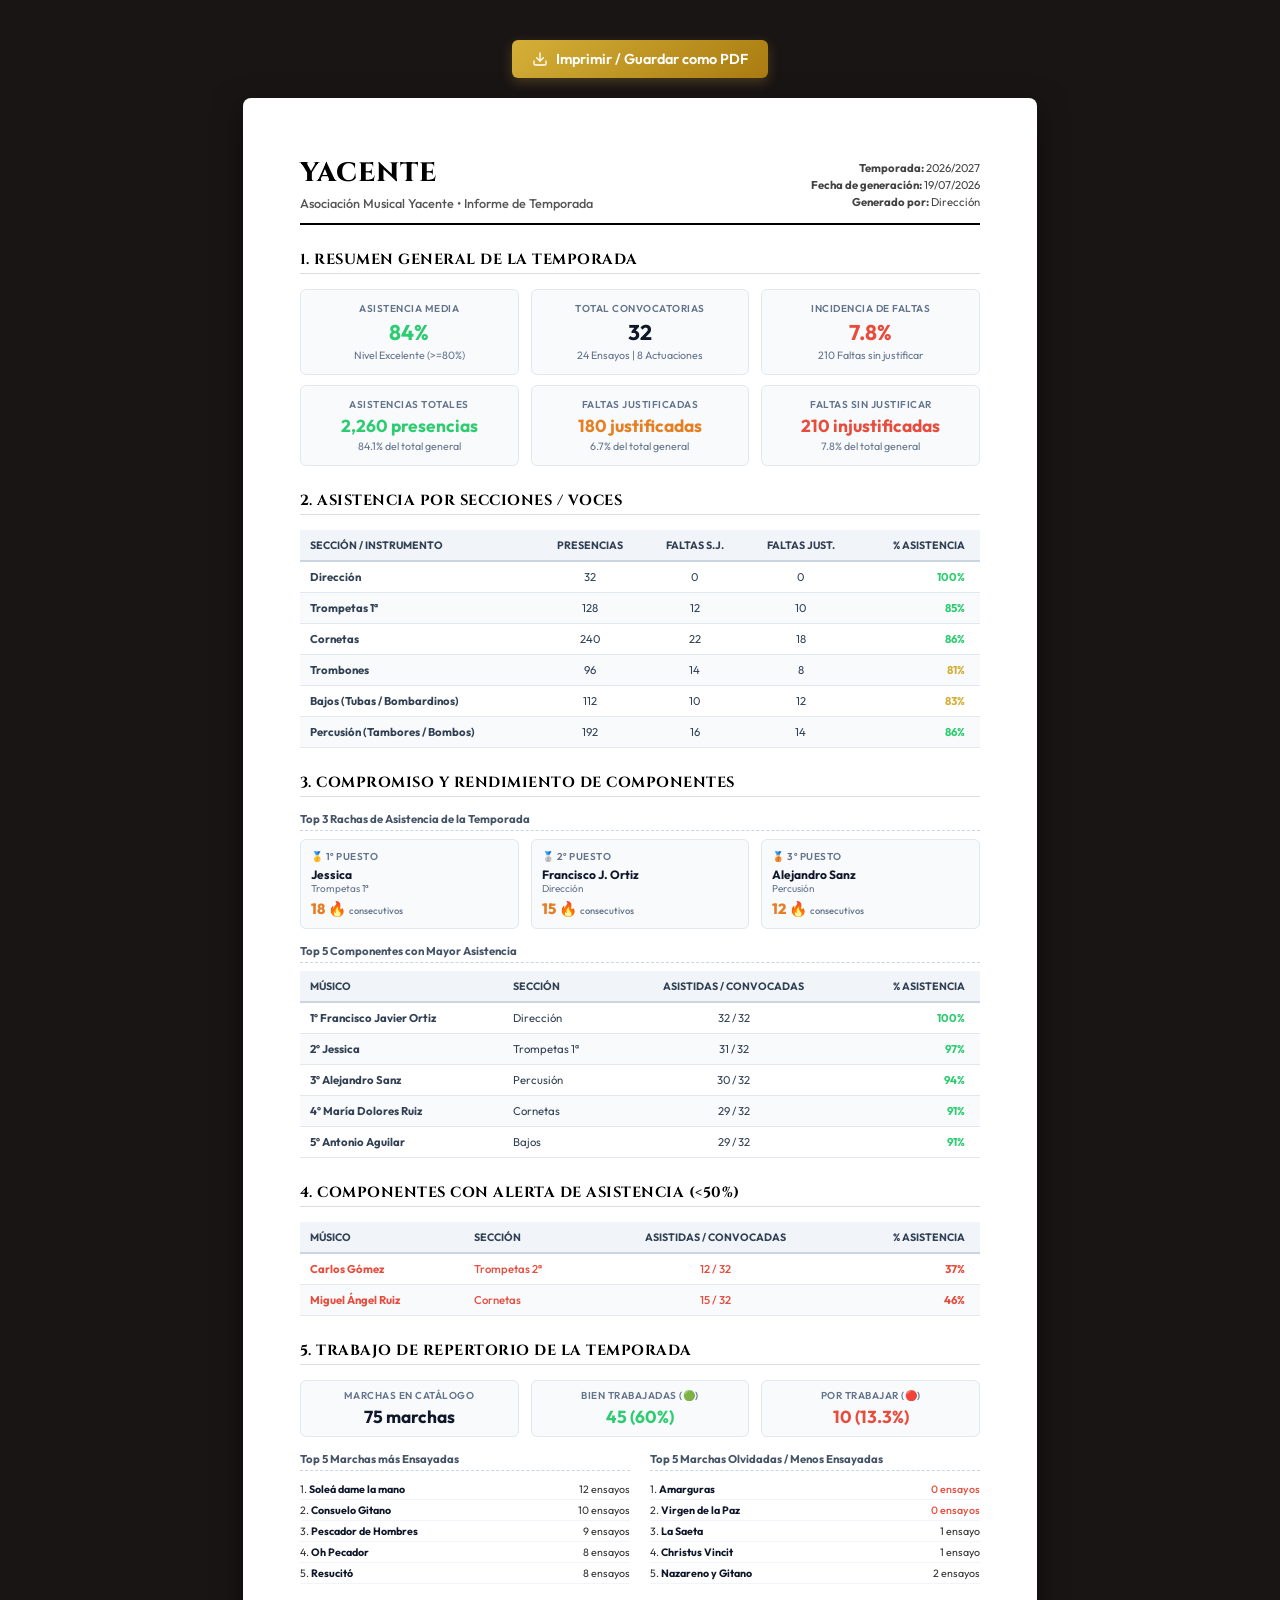
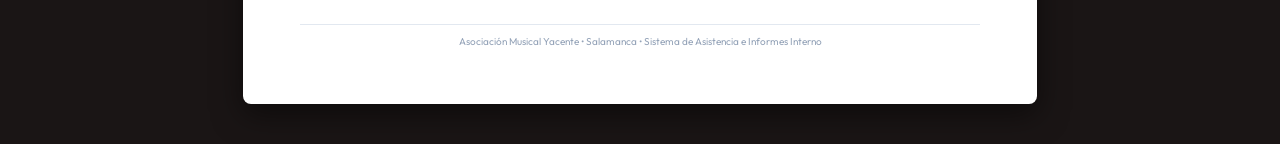
<file: gestor-banda-semana-santa/report-preview.html>
<!DOCTYPE html>
<html lang="es">
<head>
    <meta charset="UTF-8">
    <title>Previsualización de Informe de Temporada - Yacente</title>
    <link rel="preconnect" href="https://fonts.googleapis.com">
    <link rel="preconnect" href="https://fonts.gstatic.com" crossorigin>
    <link href="https://fonts.googleapis.com/css2?family=Cinzel:wght@700;800&family=Outfit:wght@300;400;500;600;700&display=swap" rel="stylesheet">
    <style>
        :root {
            --color-present: #2ECC71;
            --color-absent: #E74C3C;
            --color-justified: #E67E22;
            --color-gold: #D4AF37;
        }

        body {
            background-color: #1a1515;
            color: #333;
            font-family: 'Outfit', sans-serif;
            margin: 0;
            padding: 40px 20px;
            display: flex;
            flex-direction: column;
            align-items: center;
        }

        /* Floating action buttons for testing */
        .preview-controls {
            margin-bottom: 20px;
            display: flex;
            gap: 15px;
            justify-content: center;
            width: 100%;
            max-width: 800px;
        }

        .btn {
            padding: 10px 20px;
            border-radius: 6px;
            font-family: 'Outfit', sans-serif;
            font-weight: 600;
            font-size: 0.9rem;
            cursor: pointer;
            border: none;
            transition: all 0.2s ease;
            display: inline-flex;
            align-items: center;
            gap: 8px;
        }

        .btn-primary {
            background: linear-gradient(135deg, #D4AF37, #AA7C11);
            color: #FFF;
            box-shadow: 0 4px 12px rgba(212, 175, 55, 0.25);
        }

        .btn-primary:hover {
            transform: translateY(-2px);
            box-shadow: 0 6px 16px rgba(212, 175, 55, 0.4);
        }

        /* Simulation of the A4 Printed Page */
        .page-sheet {
            background: #ffffff;
            box-shadow: 0 10px 30px rgba(0, 0, 0, 0.5);
            width: 210mm;
            min-height: 297mm;
            padding: 15mm;
            box-sizing: border-box;
            border-radius: 8px;
            position: relative;
        }

        .print-header {
            border-bottom: 2px solid #000;
            padding-bottom: 12px;
            margin-bottom: 25px;
            display: flex;
            justify-content: space-between;
            align-items: flex-end;
        }

        .print-brand {
            display: flex;
            flex-direction: column;
        }

        .print-title {
            font-family: 'Cinzel', serif;
            font-size: 20pt;
            font-weight: 800;
            color: #000;
            margin: 0;
            letter-spacing: 1px;
        }

        .print-subtitle {
            font-size: 9.5pt;
            color: #555;
            margin-top: 4px;
            font-weight: 500;
        }

        .print-meta {
            font-size: 8.5pt;
            text-align: right;
            line-height: 1.5;
            color: #444;
        }

        .print-section-title {
            font-family: 'Cinzel', serif;
            font-size: 11pt;
            font-weight: 700;
            color: #000;
            border-bottom: 1px solid #ddd;
            padding-bottom: 4px;
            margin-top: 25px;
            margin-bottom: 15px;
            text-transform: uppercase;
            letter-spacing: 0.5px;
        }

        /* KPIs widgets grid */
        .print-grid {
            display: grid;
            grid-template-columns: repeat(3, 1fr);
            gap: 12px;
            margin-bottom: 15px;
        }

        .print-stat-box {
            border: 1px solid #e2e8f0;
            background: #f8fafc;
            border-radius: 6px;
            padding: 12px;
            text-align: center;
        }

        .print-stat-title {
            font-size: 7.5pt;
            text-transform: uppercase;
            color: #64748b;
            font-weight: 600;
            margin-bottom: 4px;
            letter-spacing: 0.5px;
        }

        .print-stat-value {
            font-size: 16pt;
            font-weight: 700;
            color: #0f172a;
        }

        .print-stat-desc {
            font-size: 8pt;
            color: #64748b;
            margin-top: 2px;
        }

        /* Tables style */
        .print-table {
            width: 100%;
            border-collapse: collapse;
            margin-bottom: 20px;
        }

        .print-table th {
            background-color: #f1f5f9;
            border-bottom: 2px solid #cbd5e1;
            color: #334155;
            font-size: 8pt;
            font-weight: 700;
            text-transform: uppercase;
            padding: 8px 10px;
            text-align: left;
        }

        .print-table td {
            border-bottom: 1px solid #e2e8f0;
            padding: 8px 10px;
            font-size: 8.5pt;
            color: #334155;
        }

        .print-table tr:nth-child(even) td {
            background-color: #f8fafc;
        }

        /* Alerts list */
        .alert-row td {
            color: #e74c3c;
            font-weight: 500;
        }

        /* Repertoire columns */
        .repertoire-flex {
            display: flex;
            gap: 20px;
            margin-top: 10px;
        }

        .repertoire-col {
            flex: 1;
        }

        .repertoire-col-title {
            font-size: 8.5pt;
            font-weight: 700;
            color: #475569;
            margin-bottom: 8px;
            border-bottom: 1px dashed #cbd5e1;
            padding-bottom: 4px;
        }

        .repertoire-item {
            display: flex;
            justify-content: space-between;
            font-size: 8pt;
            padding: 3px 0;
            border-bottom: 1px solid #f1f5f9;
        }

        .repertoire-item strong {
            color: #0f172a;
        }

        /* Footer */
        .print-footer {
            margin-top: 40px;
            border-top: 1px solid #e2e8f0;
            padding-top: 10px;
            font-size: 7.5pt;
            text-align: center;
            color: #94a3b8;
        }

        /* Print media query configuration */
        @media print {
            body {
                background-color: #fff;
                padding: 0;
                margin: 0;
            }
            .preview-controls {
                display: none !important;
            }
            .page-sheet {
                box-shadow: none;
                width: 100%;
                min-height: auto;
                padding: 0;
                border-radius: 0;
            }
        }
    </style>
</head>
<body>

    <div class="preview-controls">
        <button class="btn btn-primary" onclick="window.print()">
            <svg viewBox="0 0 24 24" width="16" height="16" fill="none" stroke="currentColor" stroke-width="2" stroke-linecap="round" stroke-linejoin="round">
                <path d="M21 15v4a2 2 0 0 1-2 2H5a2 2 0 0 1-2-2v-4"></path>
                <polyline points="7 10 12 15 17 10"></polyline>
                <line x1="12" y1="15" x2="12" y2="3"></line>
            </svg>
            Imprimir / Guardar como PDF
        </button>
    </div>

    <div class="page-sheet">
        <!-- Header -->
        <div class="print-header">
            <div class="print-brand">
                <h1 class="print-title">YACENTE</h1>
                <div class="print-subtitle">Asociación Musical Yacente • Informe de Temporada</div>
            </div>
            <div class="print-meta">
                <strong>Temporada:</strong> 2026/2027<br>
                <strong>Fecha de generación:</strong> 19/07/2026<br>
                <strong>Generado por:</strong> Dirección
            </div>
        </div>

        <!-- Section 1: KPI Widgets -->
        <div class="print-section-title">1. Resumen General de la Temporada</div>
        <div class="print-grid">
            <div class="print-stat-box">
                <div class="print-stat-title">Asistencia Media</div>
                <div class="print-stat-value" style="color: var(--color-present);">84%</div>
                <div class="print-stat-desc">Nivel Excelente (>=80%)</div>
            </div>
            <div class="print-stat-box">
                <div class="print-stat-title">Total Convocatorias</div>
                <div class="print-stat-value">32</div>
                <div class="print-stat-desc">24 Ensayos | 8 Actuaciones</div>
            </div>
            <div class="print-stat-box">
                <div class="print-stat-title">Incidencia de Faltas</div>
                <div class="print-stat-value" style="color: var(--color-absent);">7.8%</div>
                <div class="print-stat-desc">210 Faltas sin justificar</div>
            </div>
        </div>
        <div class="print-grid" style="margin-top: -5px;">
            <div class="print-stat-box">
                <div class="print-stat-title">Asistencias Totales</div>
                <div class="print-stat-value" style="color: var(--color-present); font-size: 13pt;">2,260 presencias</div>
                <div class="print-stat-desc">84.1% del total general</div>
            </div>
            <div class="print-stat-box">
                <div class="print-stat-title">Faltas Justificadas</div>
                <div class="print-stat-value" style="color: var(--color-justified); font-size: 13pt;">180 justificadas</div>
                <div class="print-stat-desc">6.7% del total general</div>
            </div>
            <div class="print-stat-box">
                <div class="print-stat-title">Faltas Sin Justificar</div>
                <div class="print-stat-value" style="color: var(--color-absent); font-size: 13pt;">210 injustificadas</div>
                <div class="print-stat-desc">7.8% del total general</div>
            </div>
        </div>

        <!-- Section 2: Attendance by Section -->
        <div class="print-section-title">2. Asistencia por Secciones / Voces</div>
        <table class="print-table">
            <thead>
                <tr>
                    <th>Sección / Instrumento</th>
                    <th style="text-align: center;">Presencias</th>
                    <th style="text-align: center;">Faltas S.J.</th>
                    <th style="text-align: center;">Faltas Just.</th>
                    <th style="text-align: right; padding-right: 15px;">% Asistencia</th>
                </tr>
            </thead>
            <tbody>
                <tr>
                    <td><strong>Dirección</strong></td>
                    <td style="text-align: center;">32</td>
                    <td style="text-align: center;">0</td>
                    <td style="text-align: center;">0</td>
                    <td style="text-align: right; padding-right: 15px; color: var(--color-present); font-weight: bold;">100%</td>
                </tr>
                <tr>
                    <td><strong>Trompetas 1ª</strong></td>
                    <td style="text-align: center;">128</td>
                    <td style="text-align: center;">12</td>
                    <td style="text-align: center;">10</td>
                    <td style="text-align: right; padding-right: 15px; color: var(--color-present); font-weight: bold;">85%</td>
                </tr>
                <tr>
                    <td><strong>Cornetas</strong></td>
                    <td style="text-align: center;">240</td>
                    <td style="text-align: center;">22</td>
                    <td style="text-align: center;">18</td>
                    <td style="text-align: right; padding-right: 15px; color: var(--color-present); font-weight: bold;">86%</td>
                </tr>
                <tr>
                    <td><strong>Trombones</strong></td>
                    <td style="text-align: center;">96</td>
                    <td style="text-align: center;">14</td>
                    <td style="text-align: center;">8</td>
                    <td style="text-align: right; padding-right: 15px; color: var(--color-gold); font-weight: bold;">81%</td>
                </tr>
                <tr>
                    <td><strong>Bajos (Tubas / Bombardinos)</strong></td>
                    <td style="text-align: center;">112</td>
                    <td style="text-align: center;">10</td>
                    <td style="text-align: center;">12</td>
                    <td style="text-align: right; padding-right: 15px; color: var(--color-gold); font-weight: bold;">83%</td>
                </tr>
                <tr>
                    <td><strong>Percusión (Tambores / Bombos)</strong></td>
                    <td style="text-align: center;">192</td>
                    <td style="text-align: center;">16</td>
                    <td style="text-align: center;">14</td>
                    <td style="text-align: right; padding-right: 15px; color: var(--color-present); font-weight: bold;">86%</td>
                </tr>
            </tbody>
        </table>

        <!-- Section 3: Performance Highlights -->
        <div class="print-section-title">3. Compromiso y Rendimiento de Componentes</div>
        <div style="font-size: 8.5pt; font-weight: 700; color: #475569; margin-bottom: 8px; border-bottom: 1px dashed #cbd5e1; padding-bottom: 4px;">
            Top 3 Rachas de Asistencia de la Temporada
        </div>
        <div class="print-grid" style="grid-template-columns: repeat(3, 1fr); margin-bottom: 15px;">
            <div class="print-stat-box" style="text-align: left; padding: 10px;">
                <div class="print-stat-title">🥇 1º Puesto</div>
                <div style="font-size: 9pt; font-weight: 700; color: #0f172a; margin-top: 4px; overflow: hidden; text-overflow: ellipsis; white-space: nowrap;">Jessica</div>
                <div style="font-size: 7.5pt; color: #64748b;">Trompetas 1ª</div>
                <div style="font-size: 11pt; font-weight: 800; color: #E67E22; margin-top: 4px;">18 🔥 <span style="font-size: 7pt; font-weight: 500; color: #64748b;">consecutivos</span></div>
            </div>
            <div class="print-stat-box" style="text-align: left; padding: 10px;">
                <div class="print-stat-title">🥈 2º Puesto</div>
                <div style="font-size: 9pt; font-weight: 700; color: #0f172a; margin-top: 4px; overflow: hidden; text-overflow: ellipsis; white-space: nowrap;">Francisco J. Ortiz</div>
                <div style="font-size: 7.5pt; color: #64748b;">Dirección</div>
                <div style="font-size: 11pt; font-weight: 800; color: #E67E22; margin-top: 4px;">15 🔥 <span style="font-size: 7pt; font-weight: 500; color: #64748b;">consecutivos</span></div>
            </div>
            <div class="print-stat-box" style="text-align: left; padding: 10px;">
                <div class="print-stat-title">🥉 3º Puesto</div>
                <div style="font-size: 9pt; font-weight: 700; color: #0f172a; margin-top: 4px; overflow: hidden; text-overflow: ellipsis; white-space: nowrap;">Alejandro Sanz</div>
                <div style="font-size: 7.5pt; color: #64748b;">Percusión</div>
                <div style="font-size: 11pt; font-weight: 800; color: #E67E22; margin-top: 4px;">12 🔥 <span style="font-size: 7pt; font-weight: 500; color: #64748b;">consecutivos</span></div>
            </div>
        </div>

        <div style="font-size: 8.5pt; font-weight: 700; color: #475569; margin-top: 15px; margin-bottom: 8px; border-bottom: 1px dashed #cbd5e1; padding-bottom: 4px;">
            Top 5 Componentes con Mayor Asistencia
        </div>
        <table class="print-table">
            <thead>
                <tr>
                    <th>Músico</th>
                    <th>Sección</th>
                    <th style="text-align: center;">Asistidas / Convocadas</th>
                    <th style="text-align: right; padding-right: 15px;">% Asistencia</th>
                </tr>
            </thead>
            <tbody>
                <tr>
                    <td><strong>1º Francisco Javier Ortiz</strong></td>
                    <td>Dirección</td>
                    <td style="text-align: center;">32 / 32</td>
                    <td style="text-align: right; padding-right: 15px; color: var(--color-present); font-weight: bold;">100%</td>
                </tr>
                <tr>
                    <td><strong>2º Jessica</strong></td>
                    <td>Trompetas 1ª</td>
                    <td style="text-align: center;">31 / 32</td>
                    <td style="text-align: right; padding-right: 15px; color: var(--color-present); font-weight: bold;">97%</td>
                </tr>
                <tr>
                    <td><strong>3º Alejandro Sanz</strong></td>
                    <td>Percusión</td>
                    <td style="text-align: center;">30 / 32</td>
                    <td style="text-align: right; padding-right: 15px; color: var(--color-present); font-weight: bold;">94%</td>
                </tr>
                <tr>
                    <td><strong>4º María Dolores Ruiz</strong></td>
                    <td>Cornetas</td>
                    <td style="text-align: center;">29 / 32</td>
                    <td style="text-align: right; padding-right: 15px; color: var(--color-present); font-weight: bold;">91%</td>
                </tr>
                <tr>
                    <td><strong>5º Antonio Aguilar</strong></td>
                    <td>Bajos</td>
                    <td style="text-align: center;">29 / 32</td>
                    <td style="text-align: right; padding-right: 15px; color: var(--color-present); font-weight: bold;">91%</td>
                </tr>
            </tbody>
        </table>

        <!-- Section 4: Alerts -->
        <div class="print-section-title">4. Componentes con Alerta de Asistencia (&lt;50%)</div>
        <table class="print-table">
            <thead>
                <tr>
                    <th>Músico</th>
                    <th>Sección</th>
                    <th style="text-align: center;">Asistidas / Convocadas</th>
                    <th style="text-align: right; padding-right: 15px;">% Asistencia</th>
                </tr>
            </thead>
            <tbody>
                <tr class="alert-row">
                    <td><strong>Carlos Gómez</strong></td>
                    <td>Trompetas 2ª</td>
                    <td style="text-align: center;">12 / 32</td>
                    <td style="text-align: right; padding-right: 15px; font-weight: bold;">37%</td>
                </tr>
                <tr class="alert-row">
                    <td><strong>Miguel Ángel Ruiz</strong></td>
                    <td>Cornetas</td>
                    <td style="text-align: center;">15 / 32</td>
                    <td style="text-align: right; padding-right: 15px; font-weight: bold;">46%</td>
                </tr>
            </tbody>
        </table>

        <!-- Section 5: Repertoire & Rehearsals -->
        <div class="print-section-title">5. Trabajo de Repertorio de la Temporada</div>
        <div class="print-grid">
            <div class="print-stat-box" style="padding: 8px;">
                <div class="print-stat-title">Marchas en Catálogo</div>
                <div class="print-stat-value" style="font-size: 13pt;">75 marchas</div>
            </div>
            <div class="print-stat-box" style="padding: 8px;">
                <div class="print-stat-title">Bien Trabajadas (🟢)</div>
                <div class="print-stat-value" style="font-size: 13pt; color: var(--color-present);">45 (60%)</div>
            </div>
            <div class="print-stat-box" style="padding: 8px;">
                <div class="print-stat-title">Por Trabajar (🔴)</div>
                <div class="print-stat-value" style="font-size: 13pt; color: var(--color-absent);">10 (13.3%)</div>
            </div>
        </div>

        <div class="repertoire-flex">
            <div class="repertoire-col">
                <div class="repertoire-col-title">Top 5 Marchas más Ensayadas</div>
                <div class="repertoire-item">
                    <span>1. <strong>Soleá dame la mano</strong></span>
                    <span>12 ensayos</span>
                </div>
                <div class="repertoire-item">
                    <span>2. <strong>Consuelo Gitano</strong></span>
                    <span>10 ensayos</span>
                </div>
                <div class="repertoire-item">
                    <span>3. <strong>Pescador de Hombres</strong></span>
                    <span>9 ensayos</span>
                </div>
                <div class="repertoire-item">
                    <span>4. <strong>Oh Pecador</strong></span>
                    <span>8 ensayos</span>
                </div>
                <div class="repertoire-item">
                    <span>5. <strong>Resucitó</strong></span>
                    <span>8 ensayos</span>
                </div>
            </div>
            <div class="repertoire-col">
                <div class="repertoire-col-title">Top 5 Marchas Olvidadas / Menos Ensayadas</div>
                <div class="repertoire-item">
                    <span>1. <strong>Amarguras</strong></span>
                    <span style="color: var(--color-absent); font-weight: 500;">0 ensayos</span>
                </div>
                <div class="repertoire-item">
                    <span>2. <strong>Virgen de la Paz</strong></span>
                    <span style="color: var(--color-absent); font-weight: 500;">0 ensayos</span>
                </div>
                <div class="repertoire-item">
                    <span>3. <strong>La Saeta</strong></span>
                    <span>1 ensayo</span>
                </div>
                <div class="repertoire-item">
                    <span>4. <strong>Christus Vincit</strong></span>
                    <span>1 ensayo</span>
                </div>
                <div class="repertoire-item">
                    <span>5. <strong>Nazareno y Gitano</strong></span>
                    <span>2 ensayos</span>
                </div>
            </div>
        </div>

        <!-- Footer -->
        <div class="print-footer">
            Asociación Musical Yacente • Salamanca • Sistema de Asistencia e Informes Interno
        </div>
    </div>

</body>
</html>
</file>
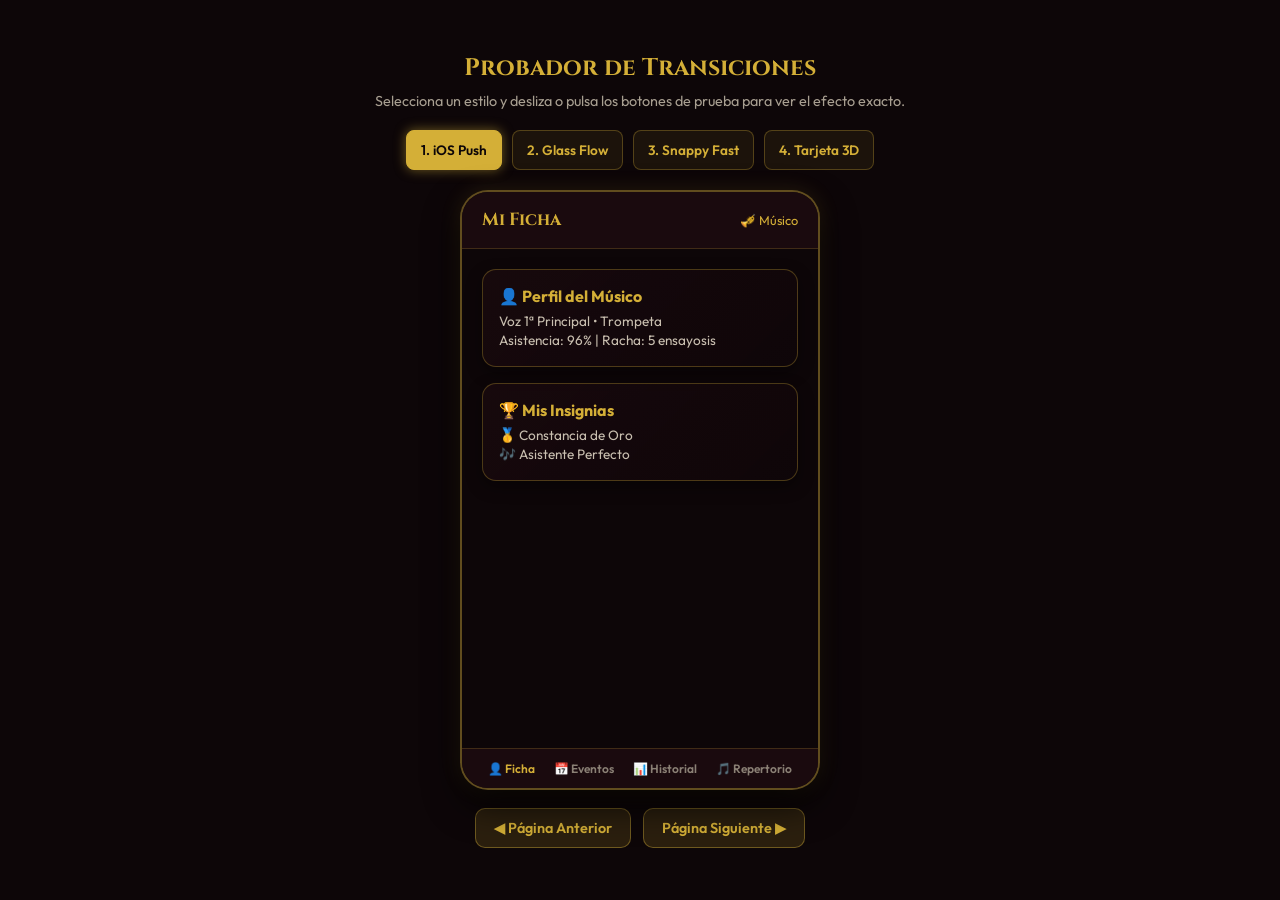
<file: gestor-banda-semana-santa/transition_preview.html>
<!DOCTYPE html>
<html lang="es">
<head>
    <meta charset="UTF-8">
    <meta name="viewport" content="width=device-width, initial-scale=1.0">
    <title>Vista Previa Interactiva - Transiciones de Página</title>
    <link href="https://fonts.googleapis.com/css2?family=Cinzel:wght@600;700&family=Outfit:wght@400;500;600;700&display=swap" rel="stylesheet">
    <style>
        * {
            box-sizing: border-box;
            margin: 0;
            padding: 0;
            font-family: 'Outfit', sans-serif;
            user-select: none;
        }

        body {
            background-color: #0d0608;
            color: #f4e8c1;
            display: flex;
            flex-direction: column;
            align-items: center;
            justify-content: center;
            min-height: 100vh;
            padding: 20px;
        }

        h1 {
            font-family: 'Cinzel', serif;
            color: #d4af37;
            margin-bottom: 8px;
            font-size: 1.5rem;
            text-align: center;
        }

        p.desc {
            color: #a89f91;
            font-size: 0.9rem;
            margin-bottom: 20px;
            text-align: center;
        }

        /* Selector de Estilo */
        .style-selector {
            display: flex;
            flex-wrap: wrap;
            gap: 10px;
            justify-content: center;
            max-width: 480px;
            margin-bottom: 20px;
        }

        .btn-style {
            background: rgba(212, 175, 55, 0.08);
            border: 1px solid rgba(212, 175, 55, 0.3);
            color: #d4af37;
            padding: 10px 14px;
            border-radius: 8px;
            cursor: pointer;
            font-size: 0.85rem;
            font-weight: 600;
            transition: all 0.2s ease;
        }

        .btn-style.active {
            background: #d4af37;
            color: #0d0608;
            border-color: #d4af37;
            box-shadow: 0 0 12px rgba(212, 175, 55, 0.5);
        }

        /* Simulador Móvil */
        .phone-frame {
            width: 360px;
            height: 600px;
            background: #140b0e;
            border: 2px solid rgba(212, 175, 55, 0.4);
            border-radius: 28px;
            overflow: hidden;
            position: relative;
            box-shadow: 0 15px 35px rgba(0,0,0,0.8), 0 0 20px rgba(212, 175, 55, 0.15);
            display: flex;
            flex-direction: column;
        }

        .phone-header {
            background: #1a0a0e;
            padding: 16px 20px;
            border-bottom: 1px solid rgba(212, 175, 55, 0.2);
            display: flex;
            align-items: center;
            justify-content: space-between;
        }

        .phone-header h2 {
            font-family: 'Cinzel', serif;
            font-size: 1.1rem;
            color: #d4af37;
        }

        .phone-screen {
            flex: 1;
            position: relative;
            overflow: hidden;
            background: #0d0608;
        }

        .page {
            position: absolute;
            inset: 0;
            padding: 20px;
            display: none;
            flex-direction: column;
            gap: 16px;
            background: #0d0608;
        }

        .page.active {
            display: flex;
        }

        /* Tarjeta de Ejemplo */
        .card {
            background: linear-gradient(135deg, rgba(26, 10, 14, 0.8), rgba(15, 6, 9, 0.95));
            border: 1px solid rgba(212, 175, 55, 0.3);
            border-radius: 14px;
            padding: 16px;
            box-shadow: 0 6px 16px rgba(0,0,0,0.4);
        }

        .card h3 {
            color: #d4af37;
            font-size: 1rem;
            margin-bottom: 6px;
        }

        .card p {
            font-size: 0.85rem;
            color: #c9bfb0;
            line-height: 1.4;
        }

        /* Controles de Navegación */
        .phone-nav {
            background: #1a0a0e;
            padding: 12px 16px;
            border-top: 1px solid rgba(212, 175, 55, 0.2);
            display: flex;
            justify-content: space-around;
        }

        .nav-tab {
            color: #8a8075;
            font-size: 0.75rem;
            font-weight: 600;
            display: flex;
            flex-direction: column;
            align-items: center;
            gap: 4px;
            cursor: pointer;
            transition: color 0.2s ease;
        }

        .nav-tab.active {
            color: #d4af37;
        }

        /* Botones laterales de prueba rápidos */
        .test-controls {
            display: flex;
            gap: 12px;
            margin-top: 18px;
        }

        .btn-action {
            background: rgba(212, 175, 55, 0.15);
            border: 1px solid rgba(212, 175, 55, 0.4);
            color: #d4af37;
            padding: 10px 18px;
            border-radius: 10px;
            cursor: pointer;
            font-weight: 600;
            font-size: 0.9rem;
        }

        .btn-action:hover {
            background: rgba(212, 175, 55, 0.3);
        }

        /* ==================================== */
        /* ANIMACIONES Y EFECTOS */
        /* ==================================== */

        /* 1. iOS Push */
        .trans-ios-next { animation: iosNext 0.32s cubic-bezier(0.32, 0.72, 0, 1) forwards; }
        .trans-ios-prev { animation: iosPrev 0.32s cubic-bezier(0.32, 0.72, 0, 1) forwards; }
        @keyframes iosNext {
            0% { opacity: 0.6; transform: translateX(100%); box-shadow: -15px 0 30px rgba(0,0,0,0.7); }
            100% { opacity: 1; transform: translateX(0); box-shadow: 0 0 0 rgba(0,0,0,0); }
        }
        @keyframes iosPrev {
            0% { opacity: 0.6; transform: translateX(-100%); box-shadow: 15px 0 30px rgba(0,0,0,0.7); }
            100% { opacity: 1; transform: translateX(0); box-shadow: 0 0 0 rgba(0,0,0,0); }
        }

        /* 2. Glass Flow */
        .trans-glass-next { animation: glassNext 0.28s ease-out forwards; }
        .trans-glass-prev { animation: glassPrev 0.28s ease-out forwards; }
        @keyframes glassNext {
            0% { opacity: 0; filter: blur(10px); transform: translateX(50px); }
            100% { opacity: 1; filter: blur(0px); transform: translateX(0); }
        }
        @keyframes glassPrev {
            0% { opacity: 0; filter: blur(10px); transform: translateX(-50px); }
            100% { opacity: 1; filter: blur(0px); transform: translateX(0); }
        }

        /* 3. Snappy Parallax */
        .trans-snappy-next { animation: snappyNext 0.2s cubic-bezier(0.1, 0.9, 0.2, 1) forwards; }
        .trans-snappy-prev { animation: snappyPrev 0.2s cubic-bezier(0.1, 0.9, 0.2, 1) forwards; }
        @keyframes snappyNext {
            0% { transform: translateX(100%); }
            100% { transform: translateX(0); }
        }
        @keyframes snappyPrev {
            0% { transform: translateX(-100%); }
            100% { transform: translateX(0); }
        }

        /* 4. Tarjeta 3D */
        .trans-3d-next { animation: card3DNext 0.35s ease-out forwards; }
        .trans-3d-prev { animation: card3DPrev 0.35s ease-out forwards; }
        @keyframes card3DNext {
            0% { opacity: 0.2; transform: perspective(800px) rotateY(-16deg) translateX(80px); }
            100% { opacity: 1; transform: perspective(800px) rotateY(0deg) translateX(0); }
        }
        @keyframes card3DPrev {
            0% { opacity: 0.2; transform: perspective(800px) rotateY(16deg) translateX(-80px); }
            100% { opacity: 1; transform: perspective(800px) rotateY(0deg) translateX(0); }
        }
    </style>
</head>
<body>

    <h1>Probador de Transiciones</h1>
    <p class="desc">Selecciona un estilo y desliza o pulsa los botones de prueba para ver el efecto exacto.</p>

    <!-- Selector de Estilos -->
    <div class="style-selector">
        <button class="btn-style active" onclick="setStyle('ios', this)">1. iOS Push</button>
        <button class="btn-style" onclick="setStyle('glass', this)">2. Glass Flow</button>
        <button class="btn-style" onclick="setStyle('snappy', this)">3. Snappy Fast</button>
        <button class="btn-style" onclick="setStyle('3d', this)">4. Tarjeta 3D</button>
    </div>

    <!-- Móvil Simulado -->
    <div class="phone-frame">
        <div class="phone-header">
            <h2 id="header-title">Mi Ficha</h2>
            <span style="font-size:0.8rem; color:#d4af37;">🎺 Músico</span>
        </div>

        <div class="phone-screen" id="touch-area">
            <!-- Página 1 -->
            <div class="page active" id="page-0">
                <div class="card">
                    <h3>👤 Perfil del Músico</h3>
                    <p>Voz 1ª Principal • Trompeta<br>Asistencia: 96% | Racha: 5 ensayosis</p>
                </div>
                <div class="card">
                    <h3>🏆 Mis Insignias</h3>
                    <p>🥇 Constancia de Oro<br>🎶 Asistente Perfecto</p>
                </div>
            </div>

            <!-- Página 2 -->
            <div class="page" id="page-1">
                <div class="card">
                    <h3>📅 Próximos Eventos</h3>
                    <p><strong>Ensayo General</strong><br>Viernes 20:30 • Local de Ensayos</p>
                </div>
                <div class="card">
                    <h3>✝️ Procesión de Lunes Santo</h3>
                    <p>Lunes Santo 19:00 • Parroquia Central</p>
                </div>
            </div>

            <!-- Página 3 -->
            <div class="page" id="page-2">
                <div class="card">
                    <h3>📊 Mi Historial</h3>
                    <p>Total Ensayos: 42<br>Asistidos: 40 | Faltas justificadas: 2</p>
                </div>
            </div>

            <!-- Página 4 -->
            <div class="page" id="page-3">
                <div class="card">
                    <h3>🎵 Repertorio Oficial</h3>
                    <p>🟢 Mi Amargura<br>🟢 Saeta Sevillana<br>🟡 Mater Mea</p>
                </div>
            </div>
        </div>

        <!-- Navegación Inferior -->
        <div class="phone-nav">
            <div class="nav-tab active" onclick="goToPage(0)">👤 Ficha</div>
            <div class="nav-tab" onclick="goToPage(1)">📅 Eventos</div>
            <div class="nav-tab" onclick="goToPage(2)">📊 Historial</div>
            <div class="nav-tab" onclick="goToPage(3)">🎵 Repertorio</div>
        </div>
    </div>

    <!-- Botones de Acción -->
    <div class="test-controls">
        <button class="btn-action" onclick="navigate('prev')">◀ Página Anterior</button>
        <button class="btn-action" onclick="navigate('next')">Página Siguiente ▶</button>
    </div>

    <script>
        let currentStyle = 'ios';
        let currentPage = 0;
        const pageTitles = ["Mi Ficha", "Próximos Eventos", "Mi Historial", "Repertorio"];

        function setStyle(style, btn) {
            currentStyle = style;
            document.querySelectorAll('.btn-style').forEach(b => b.classList.remove('active'));
            btn.classList.add('active');
        }

        function goToPage(targetPage, forcedDir = null) {
            if (targetPage === currentPage) return;
            const dir = forcedDir || (targetPage > currentPage ? 'next' : 'prev');
            
            const pages = document.querySelectorAll('.page');
            const tabs = document.querySelectorAll('.nav-tab');

            pages.forEach(p => {
                p.className = 'page';
            });

            const animClass = `trans-${currentStyle}-${dir}`;
            const targetEl = document.getElementById(`page-${targetPage}`);
            targetEl.classList.add('active', animClass);

            tabs.forEach((t, idx) => {
                t.classList.toggle('active', idx === targetPage);
            });

            document.getElementById('header-title').innerText = pageTitles[targetPage];
            currentPage = targetPage;
        }

        function navigate(dir) {
            let nextP = dir === 'next' ? currentPage + 1 : currentPage - 1;
            if (nextP > 3) nextP = 0;
            if (nextP < 0) nextP = 3;
            goToPage(nextP, dir);
        }

        // Soporte Swipe Táctil en la vista previa
        let startX = 0;
        const touchArea = document.getElementById('touch-area');
        touchArea.addEventListener('touchstart', e => startX = e.touches[0].clientX, {passive: true});
        touchArea.addEventListener('touchend', e => {
            const deltaX = e.changedTouches[0].clientX - startX;
            if (deltaX < -40) navigate('next');
            if (deltaX > 40) navigate('prev');
        }, {passive: true});
    </script>
</body>
</html>
</file>
